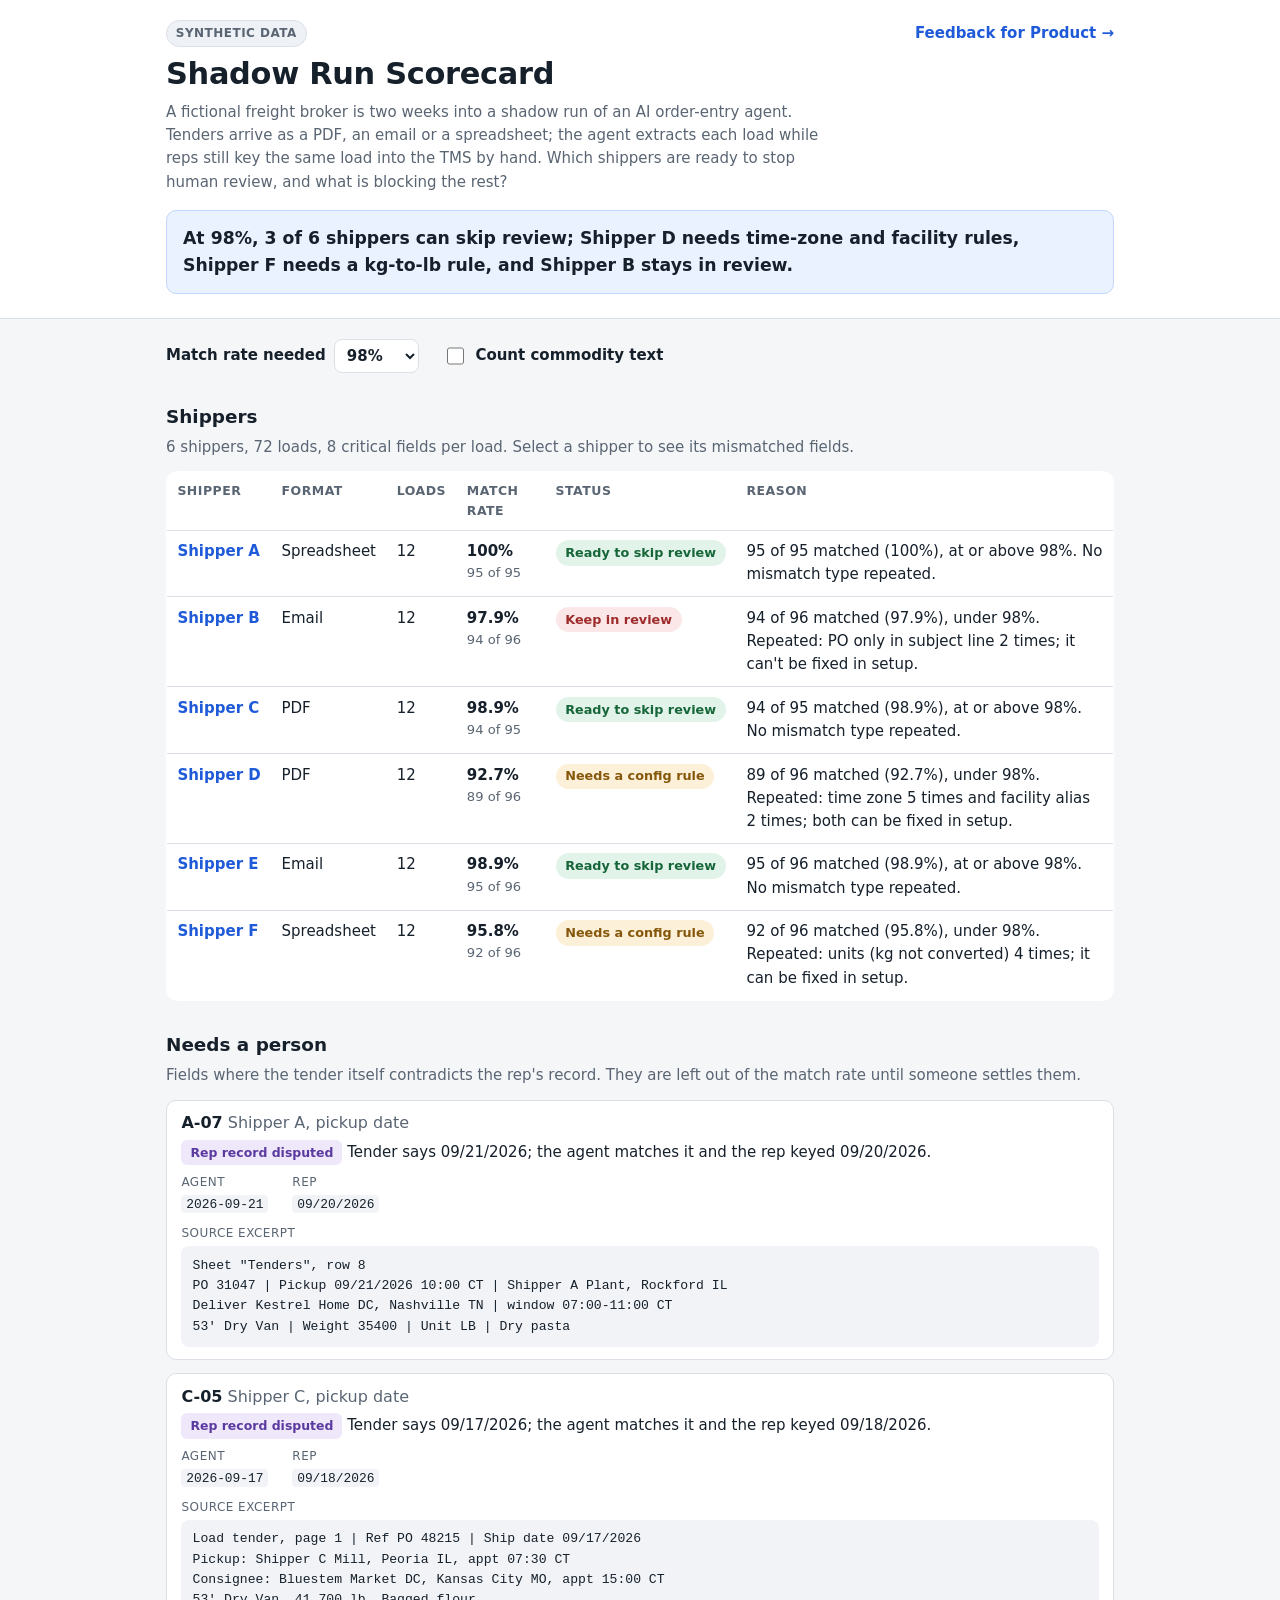
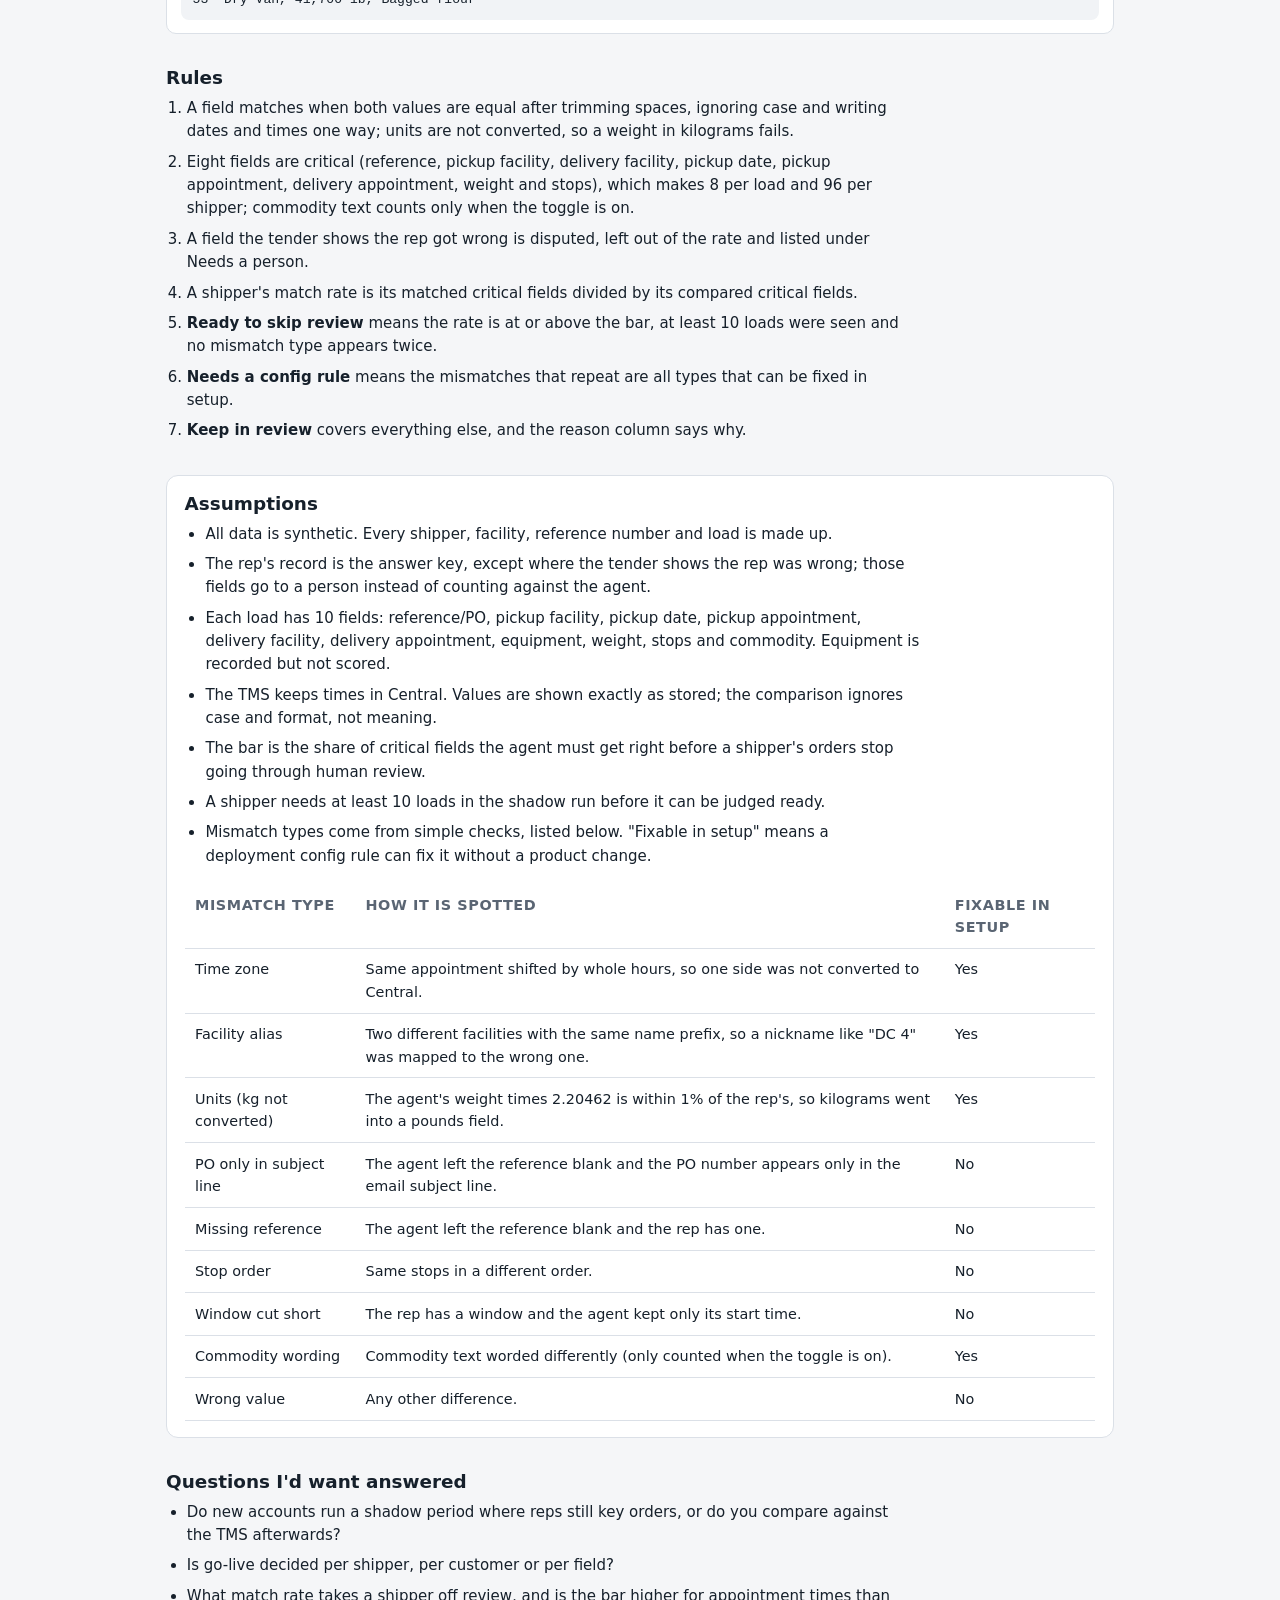
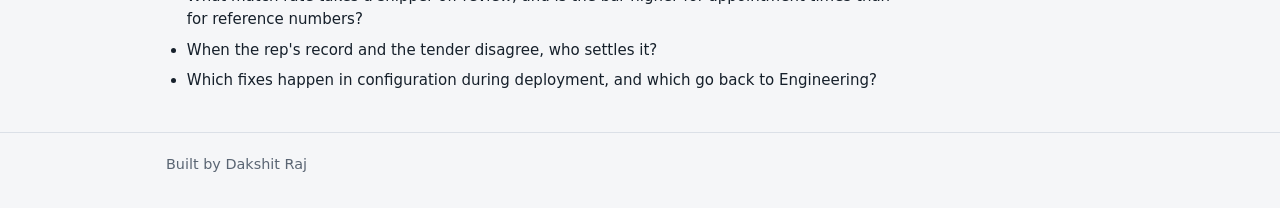
<file: index.html>
<!doctype html>
<html lang="en">
<head>
  <meta charset="utf-8">
  <meta name="viewport" content="width=device-width, initial-scale=1">
  <title>Shadow Run Scorecard</title>
  <meta name="description" content="Which shippers can stop human review after a two-week shadow run of an AI order-entry agent. Synthetic data.">
  <link rel="stylesheet" href="style.css">
</head>
<body>
  <header class="site-header">
    <div class="wrap">
      <div class="topline">
        <span class="badge">Synthetic data</span>
        <a id="feedback-link" class="navlink" href="feedback.html">Feedback for Product &rarr;</a>
      </div>
      <h1>Shadow Run Scorecard</h1>
      <p class="lede">A fictional freight broker is two weeks into a shadow run of an AI order-entry agent. Tenders arrive as a PDF, an email or a spreadsheet; the agent extracts each load while reps still key the same load into the TMS by hand. Which shippers are ready to stop human review, and what is blocking the rest?</p>
      <p id="result-sentence" class="result" aria-live="polite"></p>
    </div>
  </header>

  <main class="wrap">
    <section class="controls" aria-label="Settings">
      <label class="control">
        <span>Match rate needed</span>
        <select id="threshold"></select>
      </label>
      <label class="control toggle">
        <input type="checkbox" id="commodity">
        <span>Count commodity text</span>
      </label>
    </section>

    <section aria-labelledby="shippers-title">
      <h2 id="shippers-title">Shippers</h2>
      <p class="hint">6 shippers, 72 loads, 8 critical fields per load. Select a shipper to see its mismatched fields.</p>
      <div id="shipper-table"></div>
    </section>

    <section id="drilldown" class="card drilldown" hidden aria-live="polite">
      <div class="dd-head">
        <h2 id="dd-title"></h2>
        <button type="button" id="dd-close" class="btn-quiet">Close</button>
      </div>
      <p id="dd-summary" class="hint"></p>
      <div id="dd-loads"></div>
    </section>

    <section aria-labelledby="person-title">
      <h2 id="person-title">Needs a person</h2>
      <p class="hint">Fields where the tender itself contradicts the rep's record. They are left out of the match rate until someone settles them.</p>
      <div id="needs-person"></div>
    </section>

    <section aria-labelledby="rules-title">
      <h2 id="rules-title">Rules</h2>
      <ol class="rules">
        <li>A field matches when both values are equal after trimming spaces, ignoring case and writing dates and times one way; units are not converted, so a weight in kilograms fails.</li>
        <li>Eight fields are critical (reference, pickup facility, delivery facility, pickup date, pickup appointment, delivery appointment, weight and stops), which makes 8 per load and 96 per shipper; commodity text counts only when the toggle is on.</li>
        <li>A field the tender shows the rep got wrong is disputed, left out of the rate and listed under Needs a person.</li>
        <li>A shipper's match rate is its matched critical fields divided by its compared critical fields.</li>
        <li><strong>Ready to skip review</strong> means the rate is at or above the bar, at least 10 loads were seen and no mismatch type appears twice.</li>
        <li><strong>Needs a config rule</strong> means the mismatches that repeat are all types that can be fixed in setup.</li>
        <li><strong>Keep in review</strong> covers everything else, and the reason column says why.</li>
      </ol>
    </section>

    <section class="card assumptions" aria-labelledby="assumptions-title">
      <h2 id="assumptions-title">Assumptions</h2>
      <ul>
        <li>All data is synthetic. Every shipper, facility, reference number and load is made up.</li>
        <li>The rep's record is the answer key, except where the tender shows the rep was wrong; those fields go to a person instead of counting against the agent.</li>
        <li>Each load has 10 fields: reference/PO, pickup facility, pickup date, pickup appointment, delivery facility, delivery appointment, equipment, weight, stops and commodity. Equipment is recorded but not scored.</li>
        <li>The TMS keeps times in Central. Values are shown exactly as stored; the comparison ignores case and format, not meaning.</li>
        <li>The bar is the share of critical fields the agent must get right before a shipper's orders stop going through human review.</li>
        <li>A shipper needs at least 10 loads in the shadow run before it can be judged ready.</li>
        <li>Mismatch types come from simple checks, listed below. "Fixable in setup" means a deployment config rule can fix it without a product change.</li>
      </ul>
      <div class="table-scroll">
        <table class="types">
          <thead><tr><th>Mismatch type</th><th>How it is spotted</th><th>Fixable in setup</th></tr></thead>
          <tbody id="types-body"></tbody>
        </table>
      </div>
    </section>

    <section aria-labelledby="questions-title">
      <h2 id="questions-title">Questions I'd want answered</h2>
      <ul class="questions">
        <li>Do new accounts run a shadow period where reps still key orders, or do you compare against the TMS afterwards?</li>
        <li>Is go-live decided per shipper, per customer or per field?</li>
        <li>What match rate takes a shipper off review, and is the bar higher for appointment times than for reference numbers?</li>
        <li>When the rep's record and the tender disagree, who settles it?</li>
        <li>Which fixes happen in configuration during deployment, and which go back to Engineering?</li>
      </ul>
    </section>
  </main>

  <footer class="site-footer">
    <div class="wrap">Built by Dakshit Raj</div>
  </footer>

  <script src="data.js"></script>
  <script src="scorecard.mjs"></script>
  <script src="app.js"></script>
</body>
</html>
</file>
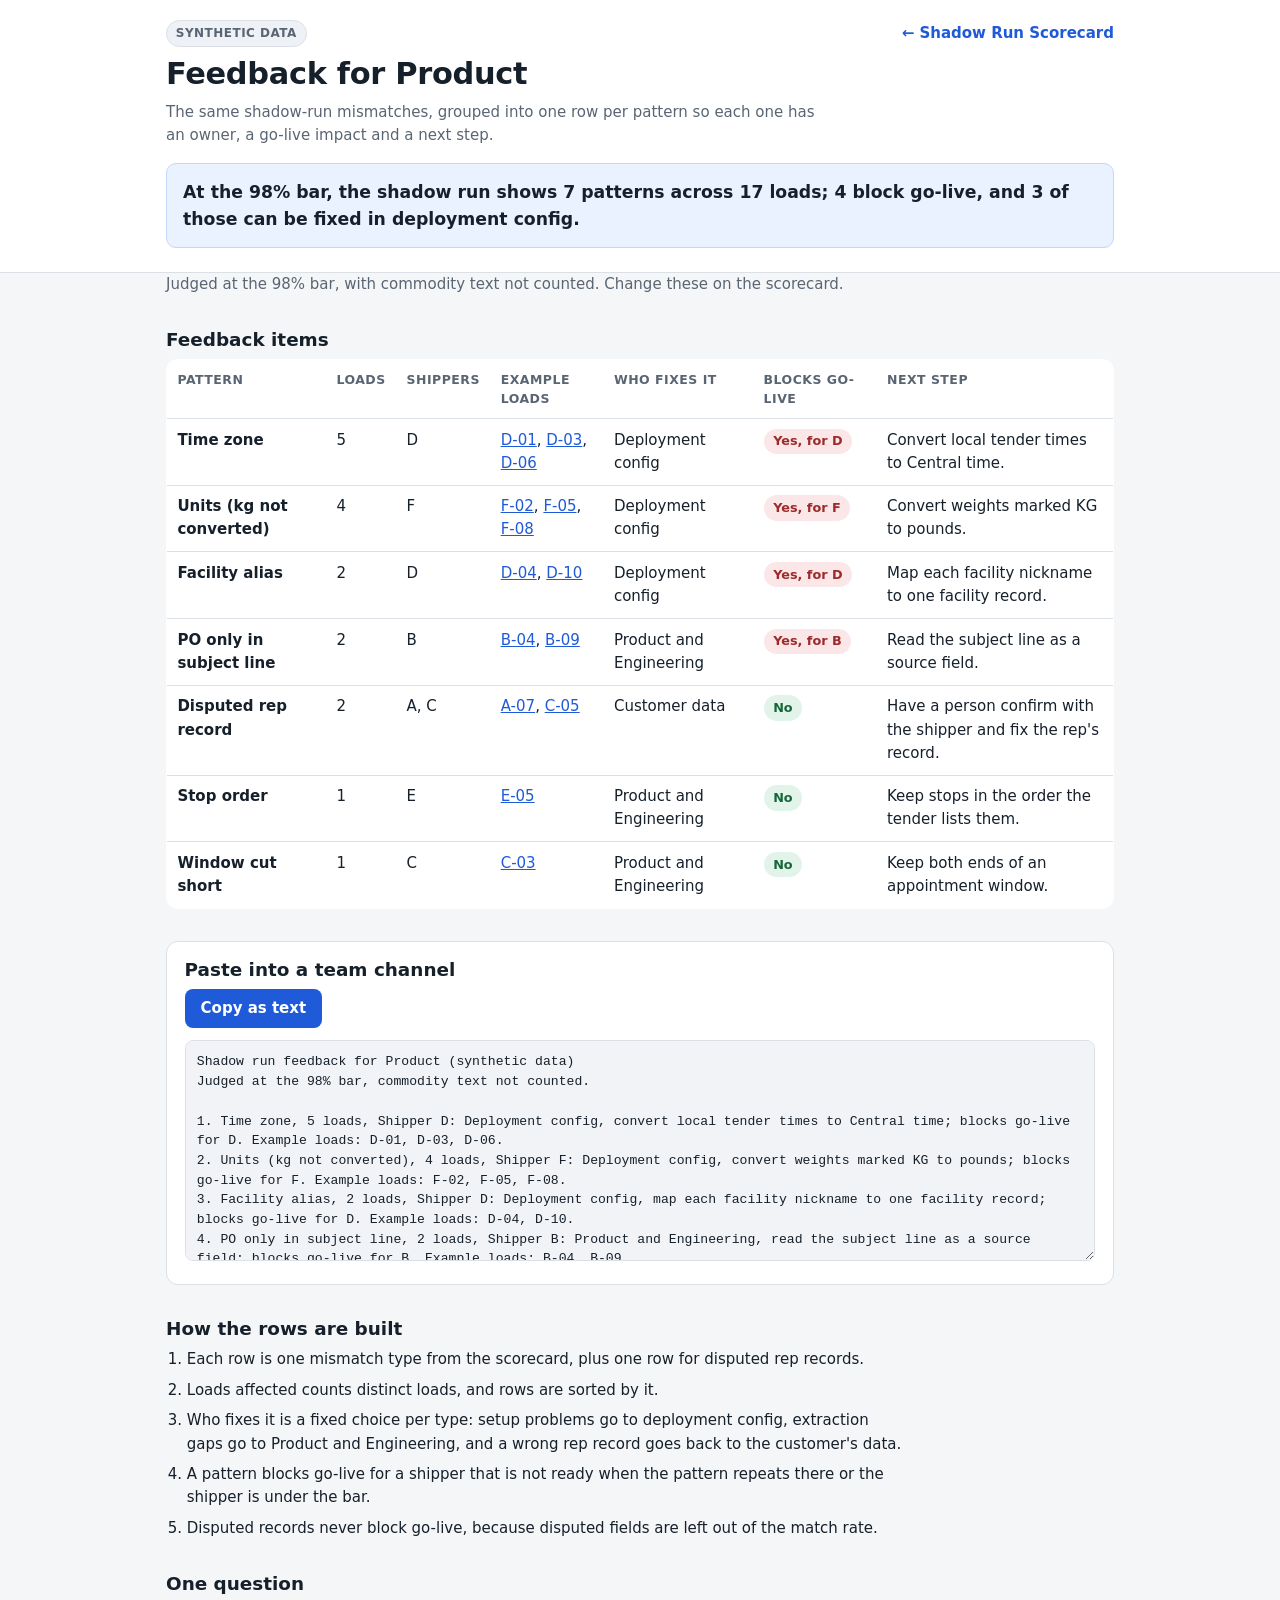
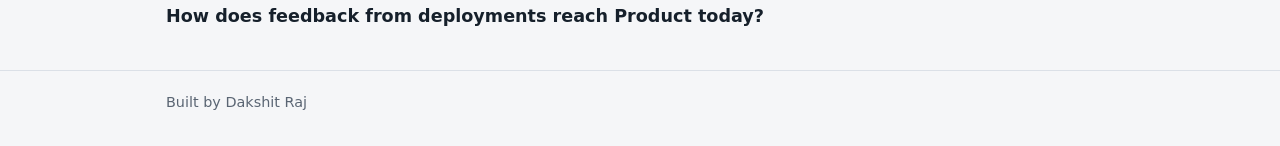
<file: feedback.html>
<!doctype html>
<html lang="en">
<head>
  <meta charset="utf-8">
  <meta name="viewport" content="width=device-width, initial-scale=1">
  <title>Feedback for Product | Shadow Run Scorecard</title>
  <meta name="description" content="The shadow-run mismatches turned into structured feedback items, one row per pattern. Synthetic data.">
  <link rel="stylesheet" href="style.css">
</head>
<body>
  <header class="site-header">
    <div class="wrap">
      <div class="topline">
        <span class="badge">Synthetic data</span>
        <a id="back-link" class="navlink" href="index.html">&larr; Shadow Run Scorecard</a>
      </div>
      <h1>Feedback for Product</h1>
      <p class="lede">The same shadow-run mismatches, grouped into one row per pattern so each one has an owner, a go-live impact and a next step.</p>
      <p id="fb-sentence" class="result" aria-live="polite"></p>
    </div>
  </header>

  <main class="wrap">
    <p id="fb-settings" class="hint"></p>

    <section aria-labelledby="items-title">
      <h2 id="items-title">Feedback items</h2>
      <div id="fb-table"></div>
    </section>

    <section class="card copy" aria-labelledby="copy-title">
      <h2 id="copy-title">Paste into a team channel</h2>
      <div class="copy-row">
        <button type="button" id="copy-btn" class="btn">Copy as text</button>
        <span id="copy-status" class="hint" role="status"></span>
      </div>
      <label for="copy-box" class="sr-only">Plain-text summary</label>
      <textarea id="copy-box" readonly rows="10" spellcheck="false"></textarea>
    </section>

    <section aria-labelledby="built-title">
      <h2 id="built-title">How the rows are built</h2>
      <ol class="rules">
        <li>Each row is one mismatch type from the scorecard, plus one row for disputed rep records.</li>
        <li>Loads affected counts distinct loads, and rows are sorted by it.</li>
        <li>Who fixes it is a fixed choice per type: setup problems go to deployment config, extraction gaps go to Product and Engineering, and a wrong rep record goes back to the customer's data.</li>
        <li>A pattern blocks go-live for a shipper that is not ready when the pattern repeats there or the shipper is under the bar.</li>
        <li>Disputed records never block go-live, because disputed fields are left out of the match rate.</li>
      </ol>
    </section>

    <section class="closing" aria-labelledby="question-title">
      <h2 id="question-title">One question</h2>
      <p>How does feedback from deployments reach Product today?</p>
    </section>
  </main>

  <footer class="site-footer">
    <div class="wrap">Built by Dakshit Raj</div>
  </footer>

  <script src="data.js"></script>
  <script src="scorecard.mjs"></script>
  <script src="feedback.js"></script>
</body>
</html>
</file>
<file: style.css>
/* Shadow Run Scorecard: shared styles. Light and dark color tokens; no external fonts. */

:root {
  --bg: #f5f6f8;
  --surface: #ffffff;
  --surface-2: #eef1f5;
  --fg: #16202b;
  --muted: #5a6573;
  --border: #dbe0e7;
  --accent: #1f5bd8;
  --accent-fg: #ffffff;
  --header-bg: #ffffff;
  --result-bg: #eaf1ff;
  --result-border: #c4d6fb;
  --ready-bg: #e2f4e9;
  --ready-fg: #17663a;
  --config-bg: #fdf0d9;
  --config-fg: #85570a;
  --keep-bg: #fbe7e7;
  --keep-fg: #9e2b2b;
  --dispute-bg: #efe8fb;
  --dispute-fg: #5b3aa0;
  --code-bg: #f1f3f6;
  --selected: #f2f6ff;
  --flash: #fff4c2;
  color-scheme: light;
}

@media (prefers-color-scheme: dark) {
  :root {
    --bg: #0f141a;
    --surface: #161d25;
    --surface-2: #1d2630;
    --fg: #e6ebf1;
    --muted: #9aa6b4;
    --border: #2a3542;
    --accent: #7aa7ff;
    --accent-fg: #0f141a;
    --header-bg: #131a21;
    --result-bg: #172338;
    --result-border: #2b4470;
    --ready-bg: #143322;
    --ready-fg: #7fdca3;
    --config-bg: #3a2c10;
    --config-fg: #f3c56b;
    --keep-bg: #3b1a1c;
    --keep-fg: #f19a9a;
    --dispute-bg: #2a2140;
    --dispute-fg: #c6b2f5;
    --code-bg: #1b232d;
    --selected: #18243a;
    --flash: #3d3713;
    color-scheme: dark;
  }
}

*, *::before, *::after { box-sizing: border-box; }

html { -webkit-text-size-adjust: 100%; }

body {
  margin: 0;
  background: var(--bg);
  color: var(--fg);
  font: 15px/1.55 system-ui, -apple-system, "Segoe UI", Roboto, "Helvetica Neue", Arial, sans-serif;
}

.wrap {
  max-width: 980px;
  margin: 0 auto;
  padding-inline: 16px;
}

a { color: var(--accent); }

h1, h2, h3 { line-height: 1.25; margin: 0; }
h1 { font-size: 1.9rem; letter-spacing: -0.01em; margin-top: 0.5rem; }
h2 { font-size: 1.15rem; margin-bottom: 0.5rem; }
h3 { font-size: 1rem; }

main > section { margin-block: 2rem; }

.site-header {
  background: var(--header-bg);
  border-bottom: 1px solid var(--border);
  padding-block: 1.25rem 1.5rem;
}

.topline {
  display: flex;
  flex-wrap: wrap;
  gap: 0.5rem 1rem;
  align-items: center;
  justify-content: space-between;
}

.badge {
  display: inline-block;
  font-size: 0.75rem;
  font-weight: 600;
  letter-spacing: 0.04em;
  text-transform: uppercase;
  padding: 0.2rem 0.55rem;
  border-radius: 999px;
  background: var(--surface-2);
  color: var(--muted);
  border: 1px solid var(--border);
}

.navlink { font-weight: 600; text-decoration: none; }
.navlink:hover { text-decoration: underline; }

.lede { color: var(--muted); max-width: 70ch; margin: 0.5rem 0 1rem; }

.result {
  margin: 0;
  padding: 0.9rem 1rem;
  border-radius: 10px;
  background: var(--result-bg);
  border: 1px solid var(--result-border);
  font-size: 1.08rem;
  font-weight: 600;
}

.hint { color: var(--muted); margin: 0 0 0.75rem; }
.muted { color: var(--muted); font-weight: 400; }

.card {
  background: var(--surface);
  border: 1px solid var(--border);
  border-radius: 12px;
  padding: 1rem 1.1rem;
}

/* ---- controls */
.controls {
  display: flex;
  flex-wrap: wrap;
  gap: 0.75rem 1.5rem;
  align-items: center;
  margin-block: 1.25rem 0;
}
.control { display: inline-flex; align-items: center; gap: 0.5rem; font-weight: 600; }
.control select {
  font: inherit;
  padding: 0.35rem 0.5rem;
  border-radius: 8px;
  border: 1px solid var(--border);
  background: var(--surface);
  color: var(--fg);
}
.toggle input { width: 1.1rem; height: 1.1rem; accent-color: var(--accent); }

/* ---- tables */
table { width: 100%; border-collapse: collapse; }
th, td { text-align: left; vertical-align: top; padding: 0.6rem 0.65rem; }
thead th {
  font-size: 0.78rem;
  text-transform: uppercase;
  letter-spacing: 0.04em;
  color: var(--muted);
  border-bottom: 1px solid var(--border);
}
tbody td { border-bottom: 1px solid var(--border); }
td.num { white-space: nowrap; }
td .sub { display: block; color: var(--muted); font-size: 0.82rem; }
td.reason { min-width: 0; overflow-wrap: anywhere; }

.shippers, .feedback {
  background: var(--surface);
  border: 1px solid var(--border);
  border-radius: 12px;
  overflow: hidden;
}
.shippers tbody tr { cursor: pointer; }
.shippers tbody tr:hover { background: var(--selected); }
.shippers tbody tr.is-selected { background: var(--selected); box-shadow: inset 3px 0 0 var(--accent); }

.linklike {
  font: inherit;
  font-weight: 700;
  color: var(--accent);
  background: none;
  border: 0;
  padding: 0;
  cursor: pointer;
  text-align: left;
  white-space: nowrap;
}
.linklike:hover { text-decoration: underline; }

button:focus-visible, a:focus-visible, select:focus-visible, input:focus-visible, textarea:focus-visible {
  outline: 2px solid var(--accent);
  outline-offset: 2px;
}

.pill {
  display: inline-block;
  font-size: 0.8rem;
  font-weight: 650;
  padding: 0.18rem 0.6rem;
  border-radius: 999px;
  white-space: nowrap;
}
.pill.ready { background: var(--ready-bg); color: var(--ready-fg); }
.pill.config { background: var(--config-bg); color: var(--config-fg); }
.pill.keep { background: var(--keep-bg); color: var(--keep-fg); }

.chip {
  display: inline-block;
  font-size: 0.78rem;
  font-weight: 600;
  padding: 0.12rem 0.5rem;
  border-radius: 6px;
  background: var(--surface-2);
  color: var(--fg);
  border: 1px solid var(--border);
}
.chip.fixable { background: var(--config-bg); color: var(--config-fg); border-color: transparent; }
.chip.dispute { background: var(--dispute-bg); color: var(--dispute-fg); border-color: transparent; }

code {
  font-family: ui-monospace, SFMono-Regular, Menlo, Consolas, monospace;
  font-size: 0.86em;
  background: var(--code-bg);
  padding: 0.1rem 0.3rem;
  border-radius: 4px;
  overflow-wrap: anywhere;
}

/* ---- drill-down */
.drilldown { margin-top: 1rem; }
.dd-head { display: flex; justify-content: space-between; align-items: center; gap: 1rem; margin-bottom: 0.4rem; }
.btn-quiet {
  font: inherit;
  font-size: 0.9rem;
  background: var(--surface-2);
  color: var(--fg);
  border: 1px solid var(--border);
  border-radius: 8px;
  padding: 0.3rem 0.7rem;
  cursor: pointer;
}

.load {
  border: 1px solid var(--border);
  border-radius: 10px;
  padding: 0.8rem 0.9rem;
  margin-top: 0.8rem;
  background: var(--surface);
  scroll-margin-top: 1rem;
}
.load h3 { margin-bottom: 0.4rem; }
.load.flash { background: var(--flash); transition: background 1.5s ease; }
.cmp thead th { padding-top: 0.3rem; }
.cmp td, .cmp th { padding: 0.45rem 0.5rem; }

.source { margin-top: 0.6rem; }
.source-label { font-size: 0.75rem; text-transform: uppercase; letter-spacing: 0.04em; color: var(--muted); margin-bottom: 0.2rem; }
.source pre {
  margin: 0;
  padding: 0.6rem 0.7rem;
  background: var(--code-bg);
  border-radius: 8px;
  font-family: ui-monospace, SFMono-Regular, Menlo, Consolas, monospace;
  font-size: 0.82rem;
  white-space: pre-wrap;
  overflow-wrap: anywhere;
}

.person .flag { margin: 0.2rem 0 0.5rem; }
.pair { display: flex; flex-wrap: wrap; gap: 0.4rem 1.5rem; margin: 0; }
.pair dt { font-size: 0.75rem; text-transform: uppercase; letter-spacing: 0.04em; color: var(--muted); }
.pair dd { margin: 0; }

/* ---- rules, assumptions, questions */
.rules, .questions, .assumptions ul { padding-left: 1.3rem; margin: 0; }
.rules li, .questions li, .assumptions li { margin-bottom: 0.45rem; max-width: 75ch; }
.assumptions .table-scroll { margin-top: 1rem; overflow-x: auto; }
.types th, .types td { border-bottom: 1px solid var(--border); font-size: 0.9rem; }
.types td:last-child { white-space: nowrap; }

.closing p { font-size: 1.1rem; font-weight: 600; margin: 0; }

/* ---- copy box */
.copy-row { display: flex; flex-wrap: wrap; align-items: center; gap: 0.5rem 1rem; margin-bottom: 0.75rem; }
.copy-row .hint { margin: 0; }
.btn {
  font: inherit;
  font-weight: 600;
  background: var(--accent);
  color: var(--accent-fg);
  border: 0;
  border-radius: 8px;
  padding: 0.5rem 1rem;
  cursor: pointer;
}
textarea {
  width: 100%;
  font-family: ui-monospace, SFMono-Regular, Menlo, Consolas, monospace;
  font-size: 0.82rem;
  line-height: 1.5;
  padding: 0.7rem;
  border-radius: 8px;
  border: 1px solid var(--border);
  background: var(--code-bg);
  color: var(--fg);
  resize: vertical;
}

.sr-only {
  position: absolute; width: 1px; height: 1px; padding: 0; margin: -1px;
  overflow: hidden; clip: rect(0, 0, 0, 0); white-space: nowrap; border: 0;
}

.site-footer {
  border-top: 1px solid var(--border);
  color: var(--muted);
  font-size: 0.9rem;
  padding-block: 1.25rem 2rem;
  margin-top: 2.5rem;
}

/* ---- narrow screens: tables become stacked cards, so the page never scrolls sideways */
@media (max-width: 720px) {
  h1 { font-size: 1.55rem; }
  table.stack, table.stack tbody, table.stack tr, table.stack td { display: block; width: 100%; }
  table.stack thead { position: absolute; width: 1px; height: 1px; overflow: hidden; clip: rect(0, 0, 0, 0); }
  table.stack tr { border-bottom: 1px solid var(--border); padding: 0.5rem 0; }
  table.stack tbody td { border: 0; padding: 0.25rem 0.75rem; display: grid; grid-template-columns: 7.5rem minmax(0, 1fr); gap: 0.75rem; justify-items: start; }
  table.stack tbody td::before {
    content: attr(data-label);
    font-size: 0.75rem;
    text-transform: uppercase;
    letter-spacing: 0.04em;
    color: var(--muted);
    padding-top: 0.15rem;
  }
  table.stack td .sub { display: inline; margin-left: 0.4rem; }
  .cmp tbody td { padding-inline: 0; }
  .cmp tr:last-child { border-bottom: 0; }
}
</file>
